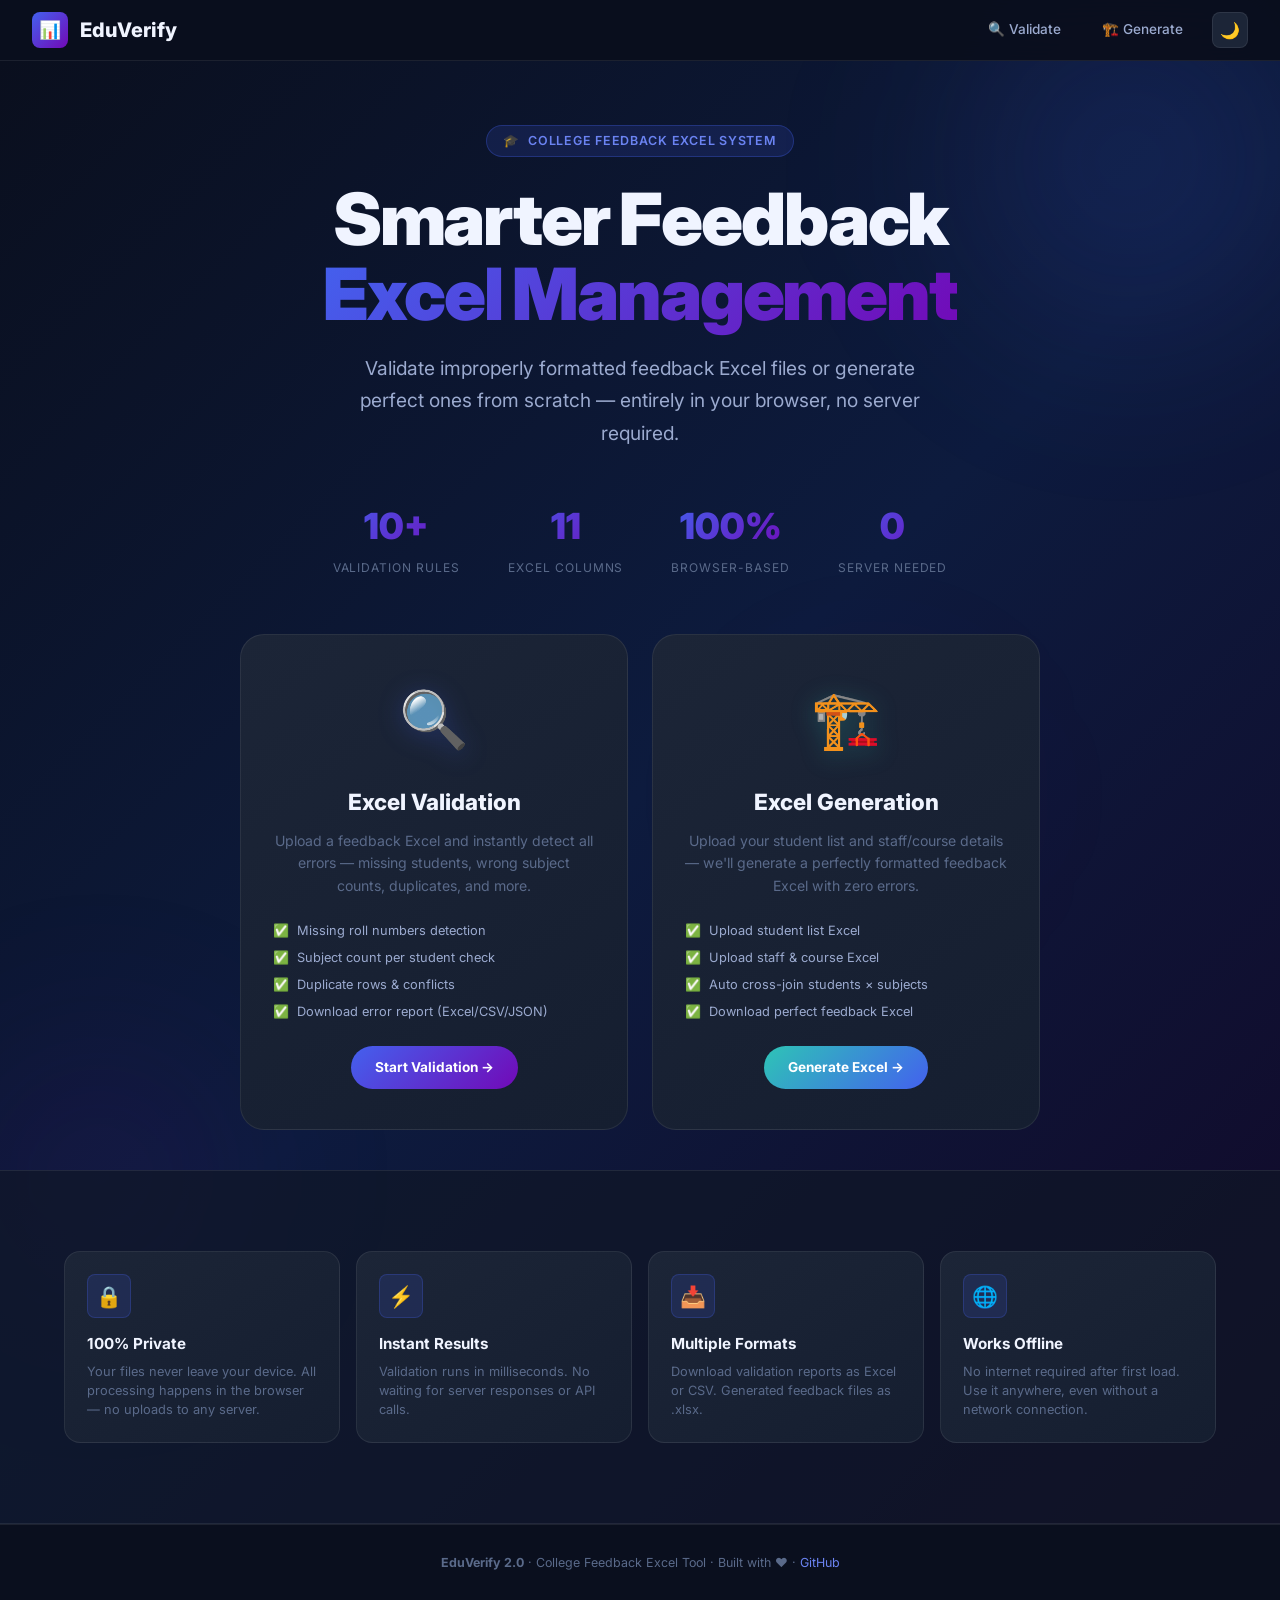
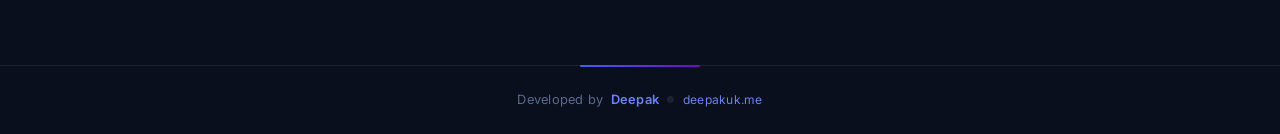
<file: index.html>
<!DOCTYPE html>
<html lang="en" data-theme="dark">
<head>
  <meta charset="UTF-8" />
  <meta name="viewport" content="width=device-width, initial-scale=1.0" />
  <title>EduVerify — College Feedback Excel Tool</title>
  <meta name="description" content="Validate or generate college feedback Excel files instantly — 100% in your browser, no server needed." />
  <link rel="icon" href="data:image/svg+xml,<svg xmlns='http://www.w3.org/2000/svg' viewBox='0 0 100 100'><text y='.9em' font-size='90'>📊</text></svg>" />
  <link rel="stylesheet" href="css/styles.css" />
  <style>
    /* Landing-page-specific overrides */
    body { min-height: 100vh; display: flex; flex-direction: column; }
    .hero-bg { flex: 1; }
    .hero-content { padding: 4rem 1rem 2.5rem; }

    .landing-footer {
      text-align: center;
      padding: 1.75rem;
      background: var(--bg-base);
      border-top: 1px solid var(--border);
      font-size: 0.78rem;
      color: var(--text-muted);
      position: relative; z-index: 1;
    }
    .info-strip {
      position: relative; z-index: 1;
      padding: 2.5rem 0;
      background: rgba(17,24,39,0.7);
      border-top: 1px solid var(--border);
      border-bottom: 1px solid var(--border);
    }
    [data-theme="light"] .info-strip {
      background: rgba(240,244,255,0.7);
    }
  </style>
</head>
<body>

<!-- ═══════════════════════ NAVBAR ═══════════════════════ -->
<nav class="ev-navbar">
  <a href="index.html" class="ev-navbar-brand">
    <div class="brand-icon">📊</div>
    <span>EduVerify</span>
  </a>
  <div class="ev-nav-actions">
    <a href="validate.html" class="ev-nav-link">🔍 Validate</a>
    <a href="generate.html" class="ev-nav-link">🏗️ Generate</a>
    <button class="ev-theme-toggle" id="themeToggle" title="Toggle theme"></button>
  </div>
</nav>

<!-- ═══════════════════════ HERO ═══════════════════════ -->
<div class="hero-bg">
  <div class="hero-orb orb-1"></div>
  <div class="hero-orb orb-2"></div>
  <div class="hero-orb orb-3"></div>

  <div class="hero-content ev-container">

    <div class="hero-eyebrow animate-fadeInUp">
      <span>🎓</span> College Feedback Excel System
    </div>

    <h1 class="hero-title animate-fadeInUp animate-delay-1">
      Smarter Feedback<br/>
      <span class="text-gradient">Excel Management</span>
    </h1>

    <p class="hero-desc animate-fadeInUp animate-delay-2">
      Validate improperly formatted feedback Excel files or generate perfect ones from scratch — entirely in your browser, no server required.
    </p>

    <!-- Stats -->
    <div class="hero-stats animate-fadeInUp animate-delay-3">
      <div class="hero-stat">
        <div class="hero-stat-val">10+</div>
        <div class="hero-stat-label">Validation Rules</div>
      </div>
      <div class="hero-stat">
        <div class="hero-stat-val">11</div>
        <div class="hero-stat-label">Excel Columns</div>
      </div>
      <div class="hero-stat">
        <div class="hero-stat-val">100%</div>
        <div class="hero-stat-label">Browser-Based</div>
      </div>
      <div class="hero-stat">
        <div class="hero-stat-val">0</div>
        <div class="hero-stat-label">Server Needed</div>
      </div>
    </div>

    <!-- Choice Cards -->
    <div class="choice-grid animate-fadeInUp animate-delay-4">

      <a href="validate.html" class="choice-card validate-card" id="validateCard">
        <span class="choice-icon">🔍</span>
        <div class="choice-title">Excel Validation</div>
        <div class="choice-desc">Upload a feedback Excel and instantly detect all errors — missing students, wrong subject counts, duplicates, and more.</div>
        <div class="choice-features">
          <div class="choice-feature"><span>✅</span> Missing roll numbers detection</div>
          <div class="choice-feature"><span>✅</span> Subject count per student check</div>
          <div class="choice-feature"><span>✅</span> Duplicate rows & conflicts</div>
          <div class="choice-feature"><span>✅</span> Download error report (Excel/CSV/JSON)</div>
        </div>
        <div class="choice-cta">Start Validation →</div>
      </a>

      <a href="generate.html" class="choice-card generate-card" id="generateCard">
        <span class="choice-icon">🏗️</span>
        <div class="choice-title">Excel Generation</div>
        <div class="choice-desc">Upload your student list and staff/course details — we'll generate a perfectly formatted feedback Excel with zero errors.</div>
        <div class="choice-features">
          <div class="choice-feature"><span>✅</span> Upload student list Excel</div>
          <div class="choice-feature"><span>✅</span> Upload staff & course Excel</div>
          <div class="choice-feature"><span>✅</span> Auto cross-join students × subjects</div>
          <div class="choice-feature"><span>✅</span> Download perfect feedback Excel</div>
        </div>
        <div class="choice-cta">Generate Excel →</div>
      </a>

    </div>
  </div>

  <!-- Info Strip -->
  <div class="info-strip">
    <div class="ev-container">
      <div class="features-grid">
        <div class="feature-card">
          <div class="feature-icon">🔒</div>
          <div class="feature-title">100% Private</div>
          <div class="feature-desc">Your files never leave your device. All processing happens in the browser — no uploads to any server.</div>
        </div>
        <div class="feature-card">
          <div class="feature-icon">⚡</div>
          <div class="feature-title">Instant Results</div>
          <div class="feature-desc">Validation runs in milliseconds. No waiting for server responses or API calls.</div>
        </div>
        <div class="feature-card">
          <div class="feature-icon">📥</div>
          <div class="feature-title">Multiple Formats</div>
          <div class="feature-desc">Download validation reports as Excel or CSV. Generated feedback files as .xlsx.</div>
        </div>
        <div class="feature-card">
          <div class="feature-icon">🌐</div>
          <div class="feature-title">Works Offline</div>
          <div class="feature-desc">No internet required after first load. Use it anywhere, even without a network connection.</div>
        </div>
      </div>
    </div>
  </div>

</div><!-- /hero-bg -->

<footer class="landing-footer">
  <strong>EduVerify 2.0</strong> · College Feedback Excel Tool · 
  Built with ❤️ · 
  <a href="https://github.com/DeepakUK17/Feedback-Excel" target="_blank" style="color:var(--primary-light)">GitHub</a>
</footer>

<script src="js/utils.js"></script>
<script>
  document.addEventListener('DOMContentLoaded', () => {
    window.EV.ThemeManager.init();

    // Hover effects for choice cards
    document.querySelectorAll('.choice-card').forEach(card => {
      card.addEventListener('mouseenter', () => {
        card.querySelector('.choice-cta').style.transform = 'scale(1.05)';
      });
      card.addEventListener('mouseleave', () => {
        card.querySelector('.choice-cta').style.transform = '';
      });
    });
  });
</script>

<footer class="ev-footer">
  <div class="ev-footer-inner">
    <span>Developed by</span>
    <a href="https://deepakuk.me" target="_blank" rel="noopener noreferrer" class="ev-footer-link">Deepak</a>
    <span class="ev-footer-dot">●</span>
    <a href="https://deepakuk.me" target="_blank" rel="noopener noreferrer" class="ev-footer-link" style="font-weight:400;font-size:0.75rem">deepakuk.me</a>
  </div>
</footer>

</body>
</html>
</file>
<file: css/styles.css>
/* ═══════════════════════════════════════════════════════════════════
   EduVerify 2.0 — Global Design System
   Pure CSS · Dark Mode Default · GitHub Pages Ready
═══════════════════════════════════════════════════════════════════ */

@import url('https://fonts.googleapis.com/css2?family=Inter:wght@300;400;500;600;700;800;900&family=JetBrains+Mono:wght@400;500&display=swap');

/* ── CSS Custom Properties ──────────────────────────────────────── */
:root {
  --primary: #4361EE;
  --primary-dark: #3451D1;
  --primary-light: #6B83F2;
  --secondary: #7209B7;
  --accent: #F72585;
  --success: #2EC4B6;
  --success-dark: #1AA398;
  --danger: #EF233C;
  --danger-dark: #C81D2E;
  --warning: #FF8C00;
  --warning-dark: #D97700;
  --info: #4361EE;

  --bg-base: #0A0F1E;
  --bg-surface: #111827;
  --bg-card: #1C2537;
  --bg-card-hover: #232e45;
  --bg-input: #1A2235;
  --bg-overlay: rgba(10, 15, 30, 0.90);

  --text-primary: #F0F4FF;
  --text-secondary: #9BAACF;
  --text-muted: #5A6A8A;
  --text-inverse: #0A0F1E;

  --border: rgba(255, 255, 255, 0.08);
  --border-focus: rgba(67, 97, 238, 0.6);
  --border-hover: rgba(67, 97, 238, 0.3);

  --shadow-sm: 0 2px 8px rgba(0, 0, 0, 0.3);
  --shadow-md: 0 4px 20px rgba(0, 0, 0, 0.4);
  --shadow-lg: 0 8px 40px rgba(0, 0, 0, 0.5);
  --shadow-glow: 0 0 30px rgba(67, 97, 238, 0.25);
  --shadow-glow-danger: 0 0 30px rgba(239, 35, 60, 0.25);
  --shadow-glow-success: 0 0 30px rgba(46, 196, 182, 0.25);

  --gradient-primary: linear-gradient(135deg, #4361EE 0%, #7209B7 100%);
  --gradient-danger: linear-gradient(135deg, #EF233C 0%, #FF8C00 100%);
  --gradient-success: linear-gradient(135deg, #2EC4B6 0%, #4361EE 100%);
  --gradient-card: linear-gradient(145deg, #1C2537 0%, #151E30 100%);
  --gradient-hero: linear-gradient(135deg, #0A0F1E 0%, #0D1B3E 50%, #120828 100%);

  --font-main: 'Inter', -apple-system, BlinkMacSystemFont, sans-serif;
  --font-mono: 'JetBrains Mono', 'Courier New', monospace;

  --radius-sm: 8px;
  --radius-md: 12px;
  --radius-lg: 16px;
  --radius-xl: 24px;
  --radius-full: 9999px;

  --transition-fast: 150ms cubic-bezier(0.4, 0, 0.2, 1);
  --transition-normal: 250ms cubic-bezier(0.4, 0, 0.2, 1);
  --transition-slow: 400ms cubic-bezier(0.4, 0, 0.2, 1);
}

[data-theme="light"] {
  --bg-base: #F0F4FF;
  --bg-surface: #FFFFFF;
  --bg-card: #FFFFFF;
  --bg-card-hover: #F5F8FF;
  --bg-input: #F0F4FF;
  --bg-overlay: rgba(240, 244, 255, 0.92);
  --text-primary: #0A0F1E;
  --text-secondary: #3D4E7A;
  --text-muted: #7A8AAD;
  --text-inverse: #F0F4FF;
  --border: rgba(0, 0, 0, 0.1);
  --border-focus: rgba(67, 97, 238, 0.5);
  --shadow-sm: 0 2px 8px rgba(67, 97, 238, 0.08);
  --shadow-md: 0 4px 20px rgba(67, 97, 238, 0.12);
  --shadow-lg: 0 8px 40px rgba(67, 97, 238, 0.18);
  --gradient-card: linear-gradient(145deg, #FFFFFF 0%, #F5F8FF 100%);
  --gradient-hero: linear-gradient(135deg, #E8EEFF 0%, #EEF2FF 50%, #F3E8FF 100%);
}

/* ── Reset ──────────────────────────────────────────────────────── */
*, *::before, *::after { box-sizing: border-box; margin: 0; padding: 0; }
html { scroll-behavior: smooth; font-size: 16px; }
body {
  font-family: var(--font-main);
  background: var(--bg-base);
  color: var(--text-primary);
  line-height: 1.6;
  min-height: 100vh;
  transition: background var(--transition-slow), color var(--transition-slow);
  overflow-x: hidden;
}
::-webkit-scrollbar { width: 6px; height: 6px; }
::-webkit-scrollbar-track { background: var(--bg-surface); }
::-webkit-scrollbar-thumb { background: var(--primary); border-radius: var(--radius-full); }
::-webkit-scrollbar-thumb:hover { background: var(--primary-dark); }

/* ── Typography ─────────────────────────────────────────────────── */
h1, h2, h3, h4, h5, h6 { font-weight: 700; line-height: 1.2; color: var(--text-primary); }
h1 { font-size: clamp(2rem, 4vw, 3.5rem); }
h2 { font-size: clamp(1.5rem, 3vw, 2.25rem); }
h3 { font-size: clamp(1.2rem, 2vw, 1.5rem); }
p { color: var(--text-secondary); }
a { color: var(--primary-light); text-decoration: none; transition: color var(--transition-fast); }
a:hover { color: var(--primary); }

/* ── Utility ────────────────────────────────────────────────────── */
.text-gradient {
  background: var(--gradient-primary);
  -webkit-background-clip: text;
  -webkit-text-fill-color: transparent;
  background-clip: text;
}
.font-mono { font-family: var(--font-mono); }
.hidden { display: none !important; }
.mb-1 { margin-bottom: 0.5rem; }
.mb-2 { margin-bottom: 1rem; }
.mb-3 { margin-bottom: 1.5rem; }
.mt-1 { margin-top: 0.5rem; }
.mt-2 { margin-top: 1rem; }
.mt-3 { margin-top: 1.5rem; }
.text-center { text-align: center; }
.text-danger { color: var(--danger); }
.text-success { color: var(--success); }
.text-warning { color: var(--warning); }
.text-muted { color: var(--text-muted); }

/* ── Container ──────────────────────────────────────────────────── */
.ev-container {
  max-width: 1200px;
  margin: 0 auto;
  padding: 0 1.5rem;
}

/* ── Card ───────────────────────────────────────────────────────── */
.ev-card {
  background: var(--gradient-card);
  border: 1px solid var(--border);
  border-radius: var(--radius-lg);
  padding: 1.5rem;
  box-shadow: var(--shadow-md);
  transition: transform var(--transition-normal), box-shadow var(--transition-normal), border-color var(--transition-normal);
}
.ev-card:hover {
  transform: translateY(-2px);
  box-shadow: var(--shadow-lg);
  border-color: var(--border-hover);
}
.ev-card-flat { background: var(--gradient-card); border: 1px solid var(--border); border-radius: var(--radius-lg); padding: 1.5rem; }

/* ── Glass ──────────────────────────────────────────────────────── */
.ev-glass {
  background: rgba(28, 37, 55, 0.7);
  backdrop-filter: blur(20px);
  -webkit-backdrop-filter: blur(20px);
  border: 1px solid rgba(255, 255, 255, 0.1);
  border-radius: var(--radius-lg);
}
[data-theme="light"] .ev-glass {
  background: rgba(255, 255, 255, 0.8);
  border-color: rgba(67, 97, 238, 0.15);
}

/* ── Navbar ─────────────────────────────────────────────────────── */
.ev-navbar {
  background: rgba(10, 15, 30, 0.92);
  backdrop-filter: blur(20px);
  -webkit-backdrop-filter: blur(20px);
  border-bottom: 1px solid var(--border);
  padding: 0.75rem 2rem;
  position: sticky;
  top: 0;
  z-index: 1000;
  display: flex;
  align-items: center;
  justify-content: space-between;
}
[data-theme="light"] .ev-navbar { background: rgba(255, 255, 255, 0.92); }
.ev-navbar-brand {
  display: flex;
  align-items: center;
  gap: 0.75rem;
  font-weight: 800;
  font-size: 1.25rem;
  color: var(--text-primary);
  text-decoration: none;
}
.ev-navbar-brand .brand-icon {
  width: 36px; height: 36px;
  border-radius: var(--radius-sm);
  background: var(--gradient-primary);
  display: flex; align-items: center; justify-content: center;
  font-size: 1.1rem;
}
.ev-nav-actions { display: flex; align-items: center; gap: 1rem; }
.ev-nav-link {
  font-size: 0.85rem;
  font-weight: 500;
  color: var(--text-secondary);
  padding: 0.4rem 0.8rem;
  border-radius: var(--radius-sm);
  transition: all var(--transition-fast);
  text-decoration: none;
}
.ev-nav-link:hover, .ev-nav-link.active {
  color: var(--text-primary);
  background: rgba(67, 97, 238, 0.12);
}

/* ── Theme Toggle ────────────────────────────────────────────────── */
.ev-theme-toggle {
  width: 36px; height: 36px;
  border-radius: var(--radius-sm);
  border: 1px solid var(--border);
  background: var(--bg-card);
  cursor: pointer;
  display: flex; align-items: center; justify-content: center;
  font-size: 1rem;
  color: var(--text-secondary);
  transition: all var(--transition-fast);
}
.ev-theme-toggle:hover { border-color: var(--border-hover); color: var(--text-primary); background: var(--bg-card-hover); }
.ev-theme-toggle::before { content: '🌙'; }
[data-theme="light"] .ev-theme-toggle::before { content: '☀️'; }

/* ── Buttons ────────────────────────────────────────────────────── */
.ev-btn {
  display: inline-flex;
  align-items: center;
  justify-content: center;
  gap: 0.5rem;
  padding: 0.6rem 1.25rem;
  border-radius: var(--radius-md);
  font-size: 0.875rem;
  font-weight: 600;
  font-family: var(--font-main);
  cursor: pointer;
  border: none;
  transition: all var(--transition-fast);
  white-space: nowrap;
  text-decoration: none;
}
.ev-btn-primary {
  background: var(--gradient-primary);
  color: white;
  box-shadow: 0 4px 15px rgba(67, 97, 238, 0.35);
}
.ev-btn-primary:hover { transform: translateY(-2px); box-shadow: 0 8px 25px rgba(67, 97, 238, 0.45); filter: brightness(1.1); }
.ev-btn-primary:active { transform: translateY(0); }
.ev-btn-success {
  background: var(--gradient-success);
  color: white;
  box-shadow: 0 4px 15px rgba(46, 196, 182, 0.3);
}
.ev-btn-success:hover { transform: translateY(-2px); box-shadow: 0 8px 25px rgba(46, 196, 182, 0.4); }
.ev-btn-danger {
  background: var(--gradient-danger);
  color: white;
  box-shadow: 0 4px 15px rgba(239, 35, 60, 0.3);
}
.ev-btn-ghost {
  background: transparent;
  color: var(--text-secondary);
  border: 1px solid var(--border);
}
.ev-btn-ghost:hover { border-color: var(--border-hover); color: var(--text-primary); background: rgba(67, 97, 238, 0.08); }
.ev-btn-outline {
  background: transparent;
  color: var(--primary-light);
  border: 1px solid var(--primary);
}
.ev-btn-outline:hover { background: var(--primary); color: white; }
.ev-btn-lg { padding: 0.8rem 1.75rem; font-size: 1rem; }
.ev-btn-sm { padding: 0.4rem 0.9rem; font-size: 0.8rem; }
.ev-btn:disabled { opacity: 0.5; cursor: not-allowed; transform: none !important; }

/* ── Form Elements ──────────────────────────────────────────────── */
.ev-form-group { display: flex; flex-direction: column; gap: 0.4rem; }
.ev-label {
  font-size: 0.83rem;
  font-weight: 600;
  color: var(--text-secondary);
  text-transform: uppercase;
  letter-spacing: 0.05em;
}
.ev-input, .ev-select, .ev-textarea {
  background: var(--bg-input);
  border: 1px solid var(--border);
  border-radius: var(--radius-md);
  padding: 0.65rem 1rem;
  color: var(--text-primary);
  font-family: var(--font-main);
  font-size: 0.9rem;
  transition: all var(--transition-fast);
  width: 100%;
  outline: none;
}
.ev-input:focus, .ev-select:focus, .ev-textarea:focus {
  border-color: var(--border-focus);
  box-shadow: 0 0 0 3px rgba(67, 97, 238, 0.15);
}
.ev-input.is-invalid { border-color: var(--danger); box-shadow: 0 0 0 3px rgba(239, 35, 60, 0.12); }
.ev-input.is-valid { border-color: var(--success); }
.ev-select { cursor: pointer; }
.ev-select option { background: var(--bg-card); }
.ev-form-feedback { font-size: 0.78rem; margin-top: 0.2rem; }
.ev-form-feedback.error { color: var(--danger); }
.ev-form-feedback.success { color: var(--success); }
.ev-form-hint { font-size: 0.78rem; color: var(--text-muted); margin-top: 0.25rem; }

/* ── Upload Zone ────────────────────────────────────────────────── */
.ev-upload-zone {
  border: 2px dashed var(--border);
  border-radius: var(--radius-lg);
  padding: 2.5rem 2rem;
  text-align: center;
  cursor: pointer;
  transition: all var(--transition-normal);
  background: rgba(67, 97, 238, 0.03);
  position: relative;
}
.ev-upload-zone:hover, .ev-upload-zone.drag-over {
  border-color: var(--primary);
  background: rgba(67, 97, 238, 0.07);
  box-shadow: var(--shadow-glow);
}
.ev-upload-zone.has-file {
  border-color: var(--success);
  background: rgba(46, 196, 182, 0.05);
}
.ev-upload-icon { font-size: 3rem; display: block; margin-bottom: 0.75rem; }
.ev-upload-title { font-size: 1.1rem; font-weight: 700; color: var(--text-primary); margin-bottom: 0.4rem; }
.ev-upload-sub { color: var(--text-muted); font-size: 0.83rem; margin-bottom: 1.2rem; }

/* ── File Info Card ─────────────────────────────────────────────── */
.ev-file-info {
  display: flex;
  align-items: center;
  gap: 1rem;
  padding: 1rem 1.25rem;
  background: rgba(46, 196, 182, 0.08);
  border: 1px solid rgba(46, 196, 182, 0.25);
  border-radius: var(--radius-md);
  margin-top: 0.75rem;
}
.ev-file-icon { font-size: 2rem; flex-shrink: 0; }
.ev-file-details { flex: 1; min-width: 0; }
.ev-file-name { font-weight: 700; color: var(--text-primary); font-size: 0.9rem; overflow: hidden; text-overflow: ellipsis; white-space: nowrap; }
.ev-file-meta { font-size: 0.78rem; color: var(--text-muted); margin-top: 0.15rem; }
.ev-file-badge {
  font-size: 0.72rem; font-weight: 700;
  padding: 0.15rem 0.5rem;
  background: rgba(46, 196, 182, 0.15);
  color: var(--success);
  border-radius: var(--radius-full);
  border: 1px solid rgba(46, 196, 182, 0.3);
  display: inline-block;
  margin-top: 0.25rem;
}

/* ── Progress Bar ───────────────────────────────────────────────── */
.ev-progress {
  height: 6px;
  background: var(--bg-card);
  border-radius: var(--radius-full);
  overflow: hidden;
  border: 1px solid var(--border);
}
.ev-progress-bar {
  height: 100%;
  background: var(--gradient-primary);
  border-radius: var(--radius-full);
  transition: width 0.3s ease;
  position: relative;
  overflow: hidden;
}
.ev-progress-bar::after {
  content: '';
  position: absolute;
  top: 0; left: -100%; width: 100%; height: 100%;
  background: linear-gradient(90deg, transparent, rgba(255,255,255,0.3), transparent);
  animation: shimmer 1.5s infinite;
}
@keyframes shimmer { 0% { left: -100%; } 100% { left: 100%; } }

/* ── Step Indicator ─────────────────────────────────────────────── */
.ev-steps {
  display: flex;
  align-items: center;
  justify-content: center;
  gap: 0;
}
.ev-step {
  display: flex;
  flex-direction: column;
  align-items: center;
  gap: 0.4rem;
  position: relative;
  flex: 1;
}
.ev-step:not(:last-child)::after {
  content: '';
  position: absolute;
  top: 13px;
  left: calc(50% + 13px);
  width: calc(100% - 26px);
  height: 2px;
  background: var(--border);
  transition: background var(--transition-normal);
}
.ev-step.completed::after { background: var(--gradient-primary); }
.ev-step-circle {
  width: 28px; height: 28px;
  border-radius: 50%;
  border: 2px solid var(--border);
  display: flex; align-items: center; justify-content: center;
  font-size: 0.75rem;
  font-weight: 700;
  color: var(--text-muted);
  background: var(--bg-card);
  transition: all var(--transition-normal);
  z-index: 1;
}
.ev-step.active .ev-step-circle {
  background: var(--gradient-primary);
  border-color: transparent;
  color: white;
  box-shadow: 0 0 15px rgba(67, 97, 238, 0.4);
}
.ev-step.completed .ev-step-circle {
  background: var(--gradient-primary);
  border-color: transparent;
  color: white;
}
.ev-step.completed .ev-step-circle::before { content: '✓'; }
.ev-step-label { font-size: 0.7rem; color: var(--text-muted); font-weight: 600; text-align: center; }
.ev-step.active .ev-step-label { color: var(--primary-light); }
.ev-step.completed .ev-step-label { color: var(--success); }

/* ── Section Header ─────────────────────────────────────────────── */
.ev-section-header { margin-bottom: 1.25rem; }
.ev-section-title {
  display: flex;
  align-items: center;
  gap: 0.75rem;
  font-size: 1.1rem;
  font-weight: 800;
  color: var(--text-primary);
}
.ev-section-title-icon {
  width: 36px; height: 36px;
  border-radius: var(--radius-sm);
  display: flex; align-items: center; justify-content: center;
  font-size: 1rem;
  flex-shrink: 0;
}
.ev-section-sub { font-size: 0.83rem; color: var(--text-muted); margin-top: 0.25rem; margin-left: 3rem; }

/* ── Breadcrumb ─────────────────────────────────────────────────── */
.ev-breadcrumb {
  display: flex;
  align-items: center;
  gap: 0.4rem;
  font-size: 0.8rem;
  color: var(--text-muted);
  margin-bottom: 2rem;
  padding-top: 1.5rem;
  flex-wrap: wrap;
}
.ev-breadcrumb-item { font-weight: 500; }
.ev-breadcrumb-item.active { color: var(--text-secondary); }
.ev-breadcrumb-sep { opacity: 0.4; }

/* ── Badge / Chip ───────────────────────────────────────────────── */
.ev-badge {
  display: inline-flex; align-items: center; gap: 0.3rem;
  padding: 0.2rem 0.65rem;
  border-radius: var(--radius-full);
  font-size: 0.72rem;
  font-weight: 700;
}
.ev-badge-error { background: rgba(239,35,60,0.15); color: var(--danger); border: 1px solid rgba(239,35,60,0.3); }
.ev-badge-warning { background: rgba(255,140,0,0.15); color: var(--warning); border: 1px solid rgba(255,140,0,0.3); }
.ev-badge-success { background: rgba(46,196,182,0.15); color: var(--success); border: 1px solid rgba(46,196,182,0.3); }
.ev-badge-info { background: rgba(67,97,238,0.15); color: var(--primary-light); border: 1px solid rgba(67,97,238,0.3); }

/* ── Column Tag ─────────────────────────────────────────────────── */
.col-tags { display: flex; flex-wrap: wrap; gap: 0.4rem; margin-top: 0.5rem; }
.col-tag {
  padding: 0.2rem 0.6rem;
  background: rgba(67,97,238,0.1);
  border: 1px solid rgba(67,97,238,0.2);
  border-radius: var(--radius-sm);
  font-size: 0.72rem;
  font-family: var(--font-mono);
  color: var(--primary-light);
}
.col-tag.required { border-color: rgba(239,35,60,0.3); background: rgba(239,35,60,0.08); color: var(--danger); }
.col-tag.optional { border-color: rgba(255,140,0,0.3); background: rgba(255,140,0,0.08); color: var(--warning); }

/* ── Toast ──────────────────────────────────────────────────────── */
#ev-toasts {
  position: fixed;
  bottom: 1.5rem;
  right: 1.5rem;
  display: flex;
  flex-direction: column;
  gap: 0.5rem;
  z-index: 9999;
  pointer-events: none;
}
.ev-toast {
  display: flex;
  align-items: center;
  gap: 0.75rem;
  padding: 0.8rem 1.25rem;
  border-radius: var(--radius-md);
  background: var(--bg-card);
  border: 1px solid var(--border);
  box-shadow: var(--shadow-lg);
  pointer-events: all;
  max-width: 380px;
  animation: toastIn 0.3s ease;
  font-size: 0.85rem;
  color: var(--text-primary);
}
.ev-toast.toast-success { border-color: rgba(46,196,182,0.35); }
.ev-toast.toast-error { border-color: rgba(239,35,60,0.35); }
.ev-toast.toast-warning { border-color: rgba(255,140,0,0.35); }
.ev-toast.toast-info { border-color: rgba(67,97,238,0.35); }
.ev-toast.hiding { animation: toastOut 0.3s ease forwards; }
@keyframes toastIn { from { opacity: 0; transform: translateX(100%); } to { opacity: 1; transform: translateX(0); } }
@keyframes toastOut { from { opacity: 1; transform: translateX(0); } to { opacity: 0; transform: translateX(120%); } }

/* ── Loader Overlay ─────────────────────────────────────────────── */
.ev-loader-overlay {
  position: fixed; inset: 0;
  background: var(--bg-overlay);
  display: flex; flex-direction: column;
  align-items: center; justify-content: center;
  z-index: 9998;
  gap: 1.5rem;
}
.ev-loader-spinner {
  width: 56px; height: 56px;
  border: 3px solid rgba(67,97,238,0.2);
  border-top-color: var(--primary);
  border-radius: 50%;
  animation: spin 0.8s linear infinite;
}
@keyframes spin { to { transform: rotate(360deg); } }
.ev-loader-text { font-size: 1rem; font-weight: 600; color: var(--text-secondary); }

/* ── Hero Section ───────────────────────────────────────────────── */
.hero-bg {
  background: var(--gradient-hero);
  min-height: 100vh;
  position: relative;
  display: flex;
  flex-direction: column;
}
.hero-orb {
  position: absolute;
  border-radius: 50%;
  filter: blur(80px);
  pointer-events: none;
  animation: orbFloat 8s ease-in-out infinite;
}
.orb-1 { width: 500px; height: 500px; background: radial-gradient(circle, rgba(67,97,238,0.18) 0%, transparent 70%); top: -150px; right: -100px; }
.orb-2 { width: 400px; height: 400px; background: radial-gradient(circle, rgba(114,9,183,0.12) 0%, transparent 70%); bottom: 10%; left: -100px; animation-delay: -4s; }
.orb-3 { width: 300px; height: 300px; background: radial-gradient(circle, rgba(247,37,133,0.08) 0%, transparent 70%); top: 40%; right: 20%; animation-delay: -2s; }
@keyframes orbFloat { 0%, 100% { transform: translateY(0) scale(1); } 50% { transform: translateY(-30px) scale(1.05); } }

.hero-content {
  position: relative; z-index: 1;
  padding: 5rem 0 3rem;
  text-align: center;
  flex: 1;
  display: flex; flex-direction: column; align-items: center; justify-content: center;
}
.hero-eyebrow {
  display: inline-flex; align-items: center; gap: 0.5rem;
  padding: 0.3rem 1rem;
  background: rgba(67,97,238,0.15);
  border: 1px solid rgba(67,97,238,0.3);
  border-radius: var(--radius-full);
  font-size: 0.78rem; font-weight: 600;
  color: var(--primary-light);
  margin-bottom: 1.5rem;
  letter-spacing: 0.06em;
  text-transform: uppercase;
}
.hero-title {
  font-size: clamp(2.5rem, 6vw, 4.5rem);
  font-weight: 900;
  line-height: 1.05;
  margin-bottom: 1.25rem;
  letter-spacing: -0.03em;
}
.hero-desc {
  font-size: clamp(1rem, 2vw, 1.2rem);
  color: var(--text-secondary);
  max-width: 560px;
  margin: 0 auto 3rem;
  line-height: 1.7;
}
.hero-stats {
  display: flex; justify-content: center; gap: 3rem;
  margin-bottom: 3.5rem; flex-wrap: wrap;
}
.hero-stat { text-align: center; }
.hero-stat-val {
  font-size: 2.25rem; font-weight: 900;
  background: var(--gradient-primary);
  -webkit-background-clip: text; -webkit-text-fill-color: transparent; background-clip: text;
}
.hero-stat-label { font-size: 0.75rem; color: var(--text-muted); margin-top: 0.2rem; text-transform: uppercase; letter-spacing: 0.08em; }

/* ── Choice Cards (Landing) ─────────────────────────────────────── */
.choice-grid {
  display: grid;
  grid-template-columns: 1fr 1fr;
  gap: 1.5rem;
  max-width: 800px;
  width: 100%;
  margin: 0 auto;
}
@media (max-width: 640px) { .choice-grid { grid-template-columns: 1fr; } }
.choice-card {
  background: var(--gradient-card);
  border: 1px solid var(--border);
  border-radius: var(--radius-xl);
  padding: 2.5rem 2rem;
  cursor: pointer;
  text-decoration: none;
  display: block;
  transition: all var(--transition-normal);
  position: relative;
  overflow: hidden;
  text-align: center;
}
.choice-card::before {
  content: '';
  position: absolute; inset: 0;
  opacity: 0;
  transition: opacity var(--transition-normal);
}
.choice-card.validate-card::before { background: var(--gradient-primary); }
.choice-card.generate-card::before { background: var(--gradient-success); }
.choice-card:hover {
  transform: translateY(-6px);
  box-shadow: var(--shadow-glow);
  border-color: var(--primary);
}
.choice-card.generate-card:hover {
  box-shadow: var(--shadow-glow-success);
  border-color: var(--success);
}
.choice-card:hover::before { opacity: 0.06; }
.choice-card > * { position: relative; z-index: 1; }
.choice-icon {
  font-size: 3.5rem;
  margin-bottom: 1.25rem;
  display: block;
  filter: drop-shadow(0 4px 12px rgba(67,97,238,0.3));
}
.choice-card.generate-card .choice-icon { filter: drop-shadow(0 4px 12px rgba(46,196,182,0.3)); }
.choice-title { font-size: 1.4rem; font-weight: 800; margin-bottom: 0.6rem; color: var(--text-primary); }
.choice-desc { font-size: 0.88rem; color: var(--text-muted); line-height: 1.6; margin-bottom: 1.5rem; }
.choice-cta {
  display: inline-flex; align-items: center; gap: 0.5rem;
  padding: 0.65rem 1.5rem;
  border-radius: var(--radius-full);
  font-size: 0.85rem; font-weight: 700;
  transition: all var(--transition-fast);
}
.validate-card .choice-cta { background: var(--gradient-primary); color: white; }
.generate-card .choice-cta { background: var(--gradient-success); color: white; }
.choice-features {
  display: flex; flex-direction: column; gap: 0.4rem;
  text-align: left; margin-bottom: 1.5rem;
}
.choice-feature {
  display: flex; align-items: center; gap: 0.5rem;
  font-size: 0.8rem; color: var(--text-secondary);
}

/* ── App Section ────────────────────────────────────────────────── */
.app-section {
  background: var(--bg-surface);
  border-top: 1px solid var(--border);
  min-height: calc(100vh - 60px);
}
.ev-page-content { padding: 0 0 4rem; }

/* ── Validation Results ─────────────────────────────────────────── */
.result-banner {
  padding: 1.5rem 2rem;
  border-radius: var(--radius-lg);
  display: flex;
  align-items: center;
  gap: 1.25rem;
  margin-bottom: 1.5rem;
}
.result-banner.ready {
  background: rgba(46,196,182,0.08);
  border: 1px solid rgba(46,196,182,0.3);
  box-shadow: var(--shadow-glow-success);
}
.result-banner.not-ready {
  background: rgba(239,35,60,0.08);
  border: 1px solid rgba(239,35,60,0.3);
  box-shadow: var(--shadow-glow-danger);
}
.result-banner-icon { font-size: 2.5rem; flex-shrink: 0; }
.result-banner-title { font-size: 1.3rem; font-weight: 900; margin-bottom: 0.2rem; }
.result-banner.ready .result-banner-title { color: var(--success); }
.result-banner.not-ready .result-banner-title { color: var(--danger); }
.result-banner-sub { font-size: 0.85rem; color: var(--text-muted); }

.stats-grid {
  display: grid;
  grid-template-columns: repeat(auto-fit, minmax(160px, 1fr));
  gap: 1rem;
  margin-bottom: 1.5rem;
}
.stat-card {
  background: var(--gradient-card);
  border: 1px solid var(--border);
  border-radius: var(--radius-lg);
  padding: 1.25rem;
  text-align: center;
}
.stat-val { font-size: 2rem; font-weight: 900; color: var(--text-primary); font-family: var(--font-mono); }
.stat-val.danger { color: var(--danger); }
.stat-val.success { color: var(--success); }
.stat-val.warning { color: var(--warning); }
.stat-label { font-size: 0.72rem; color: var(--text-muted); text-transform: uppercase; letter-spacing: 0.07em; margin-top: 0.25rem; }

/* ── Error Table ────────────────────────────────────────────────── */
.ev-table-wrap { overflow-x: auto; border-radius: var(--radius-lg); border: 1px solid var(--border); }
.ev-table {
  width: 100%;
  border-collapse: collapse;
  font-size: 0.83rem;
}
.ev-table th {
  background: rgba(67,97,238,0.1);
  padding: 0.75rem 1rem;
  text-align: left;
  font-size: 0.72rem;
  font-weight: 700;
  color: var(--text-secondary);
  text-transform: uppercase;
  letter-spacing: 0.06em;
  white-space: nowrap;
  border-bottom: 1px solid var(--border);
}
.ev-table td {
  padding: 0.7rem 1rem;
  color: var(--text-secondary);
  border-bottom: 1px solid rgba(255,255,255,0.04);
  vertical-align: top;
}
.ev-table tr:last-child td { border-bottom: none; }
.ev-table tr:hover td { background: rgba(255,255,255,0.02); }
.ev-table tr.row-error td { background: rgba(239,35,60,0.04); }
.ev-table tr.row-warning td { background: rgba(255,140,0,0.04); }

/* ── Preview Table ──────────────────────────────────────────────── */
.preview-table-wrap { overflow-x: auto; border-radius: var(--radius-lg); border: 1px solid var(--border); max-height: 400px; overflow-y: auto; }
.preview-table {
  width: 100%;
  border-collapse: collapse;
  font-size: 0.78rem;
}
.preview-table th {
  background: rgba(67,97,238,0.15);
  padding: 0.6rem 0.75rem;
  text-align: left;
  font-size: 0.7rem;
  font-weight: 700;
  color: var(--primary-light);
  white-space: nowrap;
  border-bottom: 1px solid var(--border);
  position: sticky; top: 0; z-index: 1;
}
.preview-table td {
  padding: 0.5rem 0.75rem;
  color: var(--text-secondary);
  border-bottom: 1px solid rgba(255,255,255,0.04);
  white-space: nowrap;
  max-width: 200px;
  overflow: hidden;
  text-overflow: ellipsis;
}
.preview-table tr:hover td { background: rgba(255,255,255,0.03); }

/* ── Download Options ───────────────────────────────────────────── */
.download-grid {
  display: grid;
  grid-template-columns: repeat(auto-fit, minmax(140px, 1fr));
  gap: 0.75rem;
}
.download-btn {
  display: flex; flex-direction: column; align-items: center; gap: 0.4rem;
  padding: 1rem;
  background: var(--gradient-card);
  border: 1px solid var(--border);
  border-radius: var(--radius-md);
  cursor: pointer;
  transition: all var(--transition-fast);
  font-family: var(--font-main);
  color: var(--text-secondary);
  font-size: 0.8rem; font-weight: 600;
}
.download-btn:hover { border-color: var(--border-hover); color: var(--text-primary); transform: translateY(-2px); box-shadow: var(--shadow-md); }
.download-btn .dl-icon { font-size: 1.5rem; }

/* ── Feature Cards ──────────────────────────────────────────────── */
.features-grid {
  display: grid;
  grid-template-columns: repeat(auto-fit, minmax(220px, 1fr));
  gap: 1rem;
  margin: 2.5rem 0;
}
.feature-card {
  background: var(--gradient-card);
  border: 1px solid var(--border);
  border-radius: var(--radius-lg);
  padding: 1.4rem;
  transition: all var(--transition-normal);
  position: relative; overflow: hidden;
}
.feature-card:hover { transform: translateY(-4px); box-shadow: var(--shadow-glow); border-color: var(--border-hover); }
.feature-icon { width: 44px; height: 44px; border-radius: var(--radius-sm); background: rgba(67,97,238,0.15); border: 1px solid rgba(67,97,238,0.25); display: flex; align-items: center; justify-content: center; font-size: 1.3rem; margin-bottom: 0.85rem; }
.feature-title { font-size: 0.95rem; font-weight: 700; margin-bottom: 0.35rem; }
.feature-desc { font-size: 0.8rem; color: var(--text-muted); line-height: 1.5; }

/* ── Alert Boxes ────────────────────────────────────────────────── */
.ev-alert {
  padding: 1rem 1.25rem;
  border-radius: var(--radius-md);
  font-size: 0.85rem;
  line-height: 1.5;
}
.ev-alert-danger { background: rgba(239,35,60,0.08); border: 1px solid rgba(239,35,60,0.3); color: var(--text-secondary); }
.ev-alert-danger strong { color: var(--danger); }
.ev-alert-success { background: rgba(46,196,182,0.08); border: 1px solid rgba(46,196,182,0.3); color: var(--text-secondary); }
.ev-alert-success strong { color: var(--success); }
.ev-alert-info { background: rgba(67,97,238,0.08); border: 1px solid rgba(67,97,238,0.3); color: var(--text-secondary); }
.ev-alert-info strong { color: var(--primary-light); }
.ev-alert-warning { background: rgba(255,140,0,0.08); border: 1px solid rgba(255,140,0,0.3); color: var(--text-secondary); }
.ev-alert-warning strong { color: var(--warning); }

/* ── Footer ─────────────────────────────────────────────────────── */
.ev-footer {
  background: var(--bg-base);
  border-top: 1px solid var(--border);
  padding: 2rem;
  text-align: center;
  font-size: 0.8rem;
  color: var(--text-muted);
}

/* ── Animations ─────────────────────────────────────────────────── */
.animate-fadeInUp { animation: fadeInUp 0.6s ease both; }
.animate-delay-1 { animation-delay: 0.1s; }
.animate-delay-2 { animation-delay: 0.2s; }
.animate-delay-3 { animation-delay: 0.3s; }
.animate-delay-4 { animation-delay: 0.5s; }
@keyframes fadeInUp { from { opacity: 0; transform: translateY(24px); } to { opacity: 1; transform: translateY(0); } }
.animate-pulse { animation: pulse 2s ease-in-out infinite; }
@keyframes pulse { 0%, 100% { opacity: 1; } 50% { opacity: 0.6; } }

/* ── Info Row ───────────────────────────────────────────────────── */
.info-row { display: flex; align-items: flex-start; gap: 0.6rem; padding: 0.5rem 0; border-bottom: 1px solid var(--border); }
.info-row:last-child { border-bottom: none; }
.info-row-icon { width: 20px; flex-shrink: 0; font-size: 0.9rem; margin-top: 0.1rem; }
.info-row-text { font-size: 0.82rem; color: var(--text-secondary); line-height: 1.5; }
.info-row-text strong { color: var(--text-primary); }

/* ── Tabs ───────────────────────────────────────────────────────── */
.ev-tabs { display: flex; gap: 0.25rem; border-bottom: 1px solid var(--border); margin-bottom: 1.5rem; }
.ev-tab {
  padding: 0.6rem 1.1rem;
  font-size: 0.83rem; font-weight: 600;
  color: var(--text-muted);
  cursor: pointer;
  border-bottom: 2px solid transparent;
  margin-bottom: -1px;
  transition: all var(--transition-fast);
  background: none; border-left: none; border-right: none; border-top: none;
  font-family: var(--font-main);
}
.ev-tab:hover { color: var(--text-secondary); }
.ev-tab.active { color: var(--primary-light); border-bottom-color: var(--primary); }

/* ── Responsive ─────────────────────────────────────────────────── */
.ev-grid-2 { display: grid; grid-template-columns: 1fr 1fr; gap: 1.25rem; }
@media (max-width: 768px) {
  .ev-grid-2 { grid-template-columns: 1fr; }
  .ev-navbar { padding: 0.75rem 1rem; }
  .ev-container { padding: 0 1rem; }
  .hero-stats { gap: 1.5rem; }
  .choice-grid { grid-template-columns: 1fr; }
  .stats-grid { grid-template-columns: repeat(2, 1fr); }
}
@media (max-width: 480px) {
  .stats-grid { grid-template-columns: 1fr 1fr; }
  .download-grid { grid-template-columns: repeat(2, 1fr); }
}

/* ── Page Layout ────────────────────────────────────────────────── */
.main-grid {
  display: grid;
  grid-template-columns: 1fr 360px;
  gap: 2rem;
  align-items: start;
}
@media (max-width: 1024px) { .main-grid { grid-template-columns: 1fr; } }
.sidebar { position: sticky; top: 80px; display: flex; flex-direction: column; gap: 1rem; }
@media (max-width: 1024px) { .sidebar { position: static; } }

/* ── Generation Steps ───────────────────────────────────────────── */
.gen-steps {
  display: flex; flex-direction: column; gap: 1rem; margin-bottom: 2rem;
}
.gen-step-item {
  display: flex; align-items: flex-start; gap: 1rem;
  padding: 1.25rem;
  background: var(--gradient-card);
  border: 1px solid var(--border);
  border-radius: var(--radius-lg);
  transition: all var(--transition-normal);
}
.gen-step-item.active { border-color: var(--border-hover); box-shadow: var(--shadow-glow); }
.gen-step-item.done { border-color: rgba(46,196,182,0.3); background: rgba(46,196,182,0.04); }
.gen-step-num {
  width: 32px; height: 32px; flex-shrink: 0;
  border-radius: 50%;
  background: var(--bg-input);
  border: 2px solid var(--border);
  display: flex; align-items: center; justify-content: center;
  font-size: 0.8rem; font-weight: 700;
  color: var(--text-muted);
}
.gen-step-item.active .gen-step-num { background: var(--gradient-primary); border-color: transparent; color: white; }
.gen-step-item.done .gen-step-num { background: var(--gradient-success); border-color: transparent; color: white; }
.gen-step-item.done .gen-step-num::before { content: '✓'; }
.gen-step-body { flex: 1; }
.gen-step-title { font-size: 0.9rem; font-weight: 700; color: var(--text-primary); margin-bottom: 0.3rem; }
.gen-step-desc { font-size: 0.8rem; color: var(--text-muted); }

/* ── Site Footer ────────────────────────────────────────────────── */
.ev-footer {
  margin-top: 4rem;
  padding: 1.5rem 1rem;
  text-align: center;
  border-top: 1px solid var(--border);
  position: relative;
}
.ev-footer::before {
  content: '';
  position: absolute;
  top: -1px; left: 50%;
  transform: translateX(-50%);
  width: 120px; height: 2px;
  background: var(--gradient-primary);
  border-radius: 2px;
}
.ev-footer-inner {
  display: inline-flex;
  align-items: center;
  gap: 0.45rem;
  font-size: 0.8rem;
  color: var(--text-muted);
  letter-spacing: 0.02em;
}
.ev-footer-link {
  color: var(--primary-light);
  text-decoration: none;
  font-weight: 600;
  transition: color var(--transition-fast), text-shadow var(--transition-fast);
}
.ev-footer-link:hover {
  color: #fff;
  text-shadow: 0 0 10px rgba(107, 131, 242, 0.7);
}
.ev-footer-dot {
  color: var(--border);
  font-size: 0.6rem;
}
</file>
